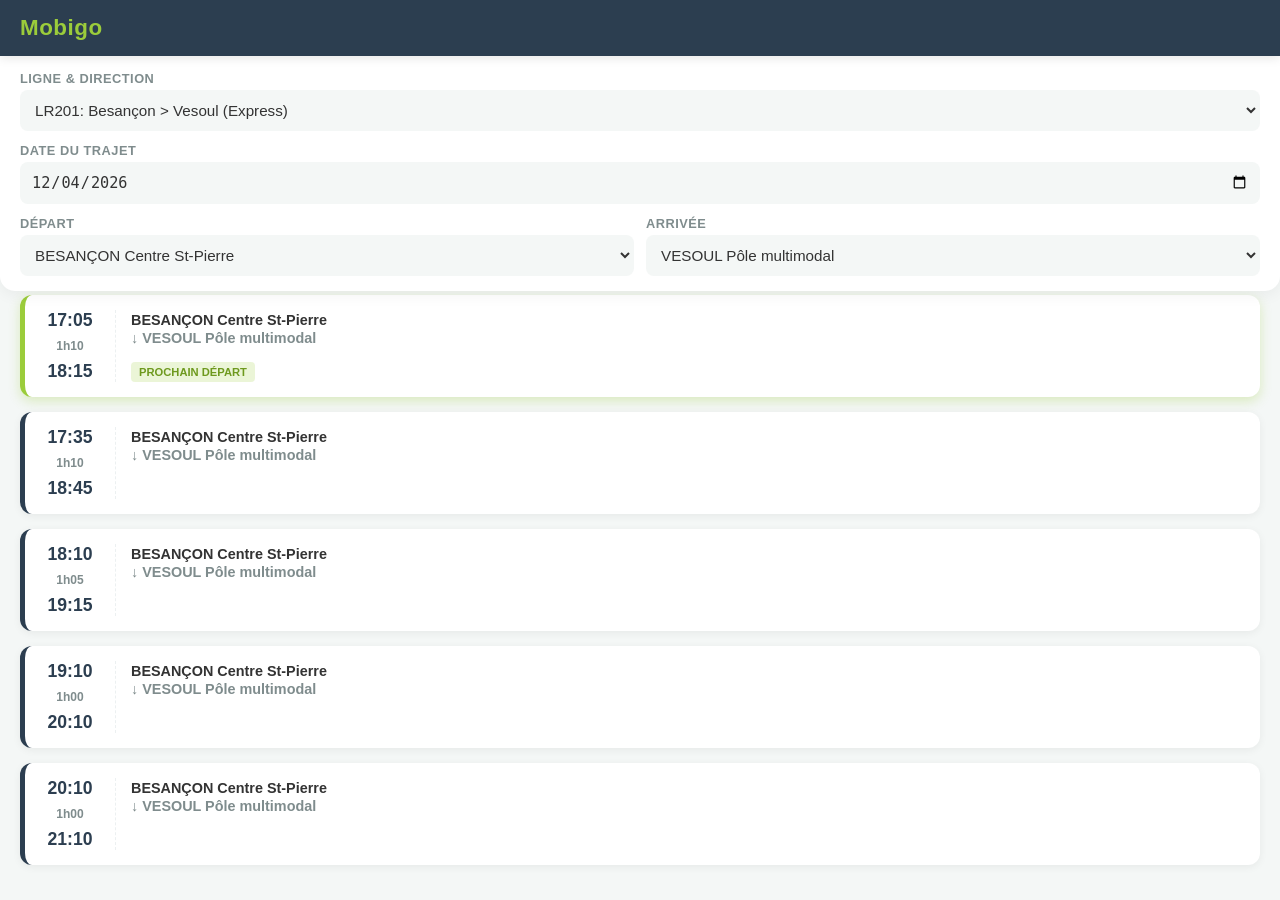
<file: index.html>
<!DOCTYPE html>
<html lang="fr">
<head>
    <meta charset="UTF-8">
    <meta name="viewport" content="width=device-width, initial-scale=1.0, maximum-scale=1.0, user-scalable=no">
    <title>Mobigo - Horaires</title>
    <link rel="stylesheet" href="style.css">
</head>
<body>
    <header>
        <h1>Mobigo</h1>
    </header>
    
    <div class="filters-container">
        <div class="filter-grid">
            <div class="filter-full">
                <label>Ligne & Direction</label>
                <select id="ligne-select">
                    <option value="lr201_aller">LR201: Besançon > Vesoul (Express)</option>
                    <option value="lr201_retour">LR201: Vesoul > Besançon (Express)</option>
                    <option value="lr202_aller">LR202: Besançon > Vesoul</option>
                    <option value="lr202_retour">LR202: Vesoul > Besançon</option>
                </select>
            </div>
            <div class="filter-full">
                <label>Date du trajet</label>
                <input type="date" id="date-trajet">
            </div>
            <div>
                <label>Départ</label>
                <select id="depart-select"></select>
            </div>
            <div>
                <label>Arrivée</label>
                <select id="arrivee-select"></select>
            </div>
        </div>
    </div>

    <div class="results-container" id="results-container">
        <!-- Les cartes s'afficheront ici -->
    </div>

    <script src="script.js"></script>
</body>
</html>
</file>
<file: style.css>
:root {
    --mobigo-green: #9bcc3b;
    --mobigo-dark: #2c3e50;
    --bg-color: #f4f7f6;
    --card-bg: #ffffff;
    --text-main: #333333;
    --text-muted: #7f8c8d;
    --border-radius: 12px;
}

body {
    font-family: -apple-system, BlinkMacSystemFont, 'Segoe UI', Roboto, Helvetica, Arial, sans-serif;
    margin: 0; padding: 0;
    background-color: var(--bg-color);
    color: var(--text-main);
    display: flex; flex-direction: column;
    height: 100dvh; /* Modifié ici : dvh au lieu de vh */
    overflow: hidden;
}

/* En-tête */
header {
    background-color: var(--mobigo-dark);
    color: white; padding: 15px 20px;
    display: flex; justify-content: space-between; align-items: center;
    box-shadow: 0 2px 10px rgba(0,0,0,0.1);
    z-index: 20;
    flex-shrink: 0; /* Ajouté ici */
}

/* Panneau de filtres */
.filters-container {
    background: var(--card-bg);
    padding: 15px 20px;
    box-shadow: 0 4px 15px rgba(0,0,0,0.05);
    z-index: 10;
    border-bottom-left-radius: 15px;
    border-bottom-right-radius: 15px;
    flex-shrink: 0; /* Ajouté ici */
}
header h1 { margin: 0; font-size: 1.4rem; color: var(--mobigo-green); letter-spacing: 0.5px; }

.filter-grid {
    display: grid; grid-template-columns: 1fr 1fr; gap: 12px;
}
.filter-full { grid-column: span 2; }

label { font-size: 0.8rem; font-weight: 600; color: var(--text-muted); margin-bottom: 4px; display: block; text-transform: uppercase; letter-spacing: 0.5px; }
select, input[type="date"] {
    width: 100%; padding: 10px;
    background-color: var(--bg-color);
    border: 1px solid transparent;
    border-radius: 8px; font-size: 0.95rem; font-weight: 500;
    color: var(--text-main); outline: none; box-sizing: border-box;
    transition: border 0.2s;
}
select:focus, input[type="date"]:focus { border: 1px solid var(--mobigo-green); }

/* Liste des résultats */
.results-container {
    flex-grow: 1; overflow-y: auto;
    padding: 20px; scroll-behavior: smooth;
}

/* Cartes de trajets */
.trip-card {
    background: var(--card-bg);
    border-radius: var(--border-radius);
    padding: 15px; margin-bottom: 15px;
    box-shadow: 0 2px 8px rgba(0,0,0,0.06);
    display: flex; align-items: stretch;
    border-left: 5px solid var(--mobigo-dark);
    transition: transform 0.2s, opacity 0.3s;
}

/* États des cartes */
.trip-card.past { opacity: 0.5; border-left-color: #bdc3c7; }
.trip-card.next { border-left-color: var(--mobigo-green); box-shadow: 0 4px 12px rgba(155, 204, 59, 0.3); }
.trip-card.ongoing { border-left-color: #e67e22; }

.time-section {
    display: flex; flex-direction: column; justify-content: space-between;
    padding-right: 15px; border-right: 1px dashed #ecf0f1;
    min-width: 60px; text-align: center;
}
.time-val { font-size: 1.1rem; font-weight: 700; color: var(--mobigo-dark); }
.duration { font-size: 0.75rem; color: var(--text-muted); font-weight: 600; margin: 8px 0; }

.route-section {
    flex-grow: 1; padding-left: 15px;
    display: flex; flex-direction: column; justify-content: space-between;
}
.stop-name { font-size: 0.9rem; font-weight: 600; margin: 2px 0; }
.stop-name.dest { color: var(--text-muted); }

.status-badge {
    align-self: flex-start;
    padding: 4px 8px; border-radius: 4px;
    font-size: 0.7rem; font-weight: 700; text-transform: uppercase;
    margin-top: 5px;
}
.past .status-badge { background: #ecf0f1; color: #7f8c8d; }
.next .status-badge { background: rgba(155, 204, 59, 0.2); color: #6e991e; }
.ongoing .status-badge { background: rgba(230, 126, 34, 0.1); color: #d35400; }
.upcoming .status-badge { display: none; }

.no-results { text-align: center; color: var(--text-muted); margin-top: 40px; font-style: italic; }
</file>
